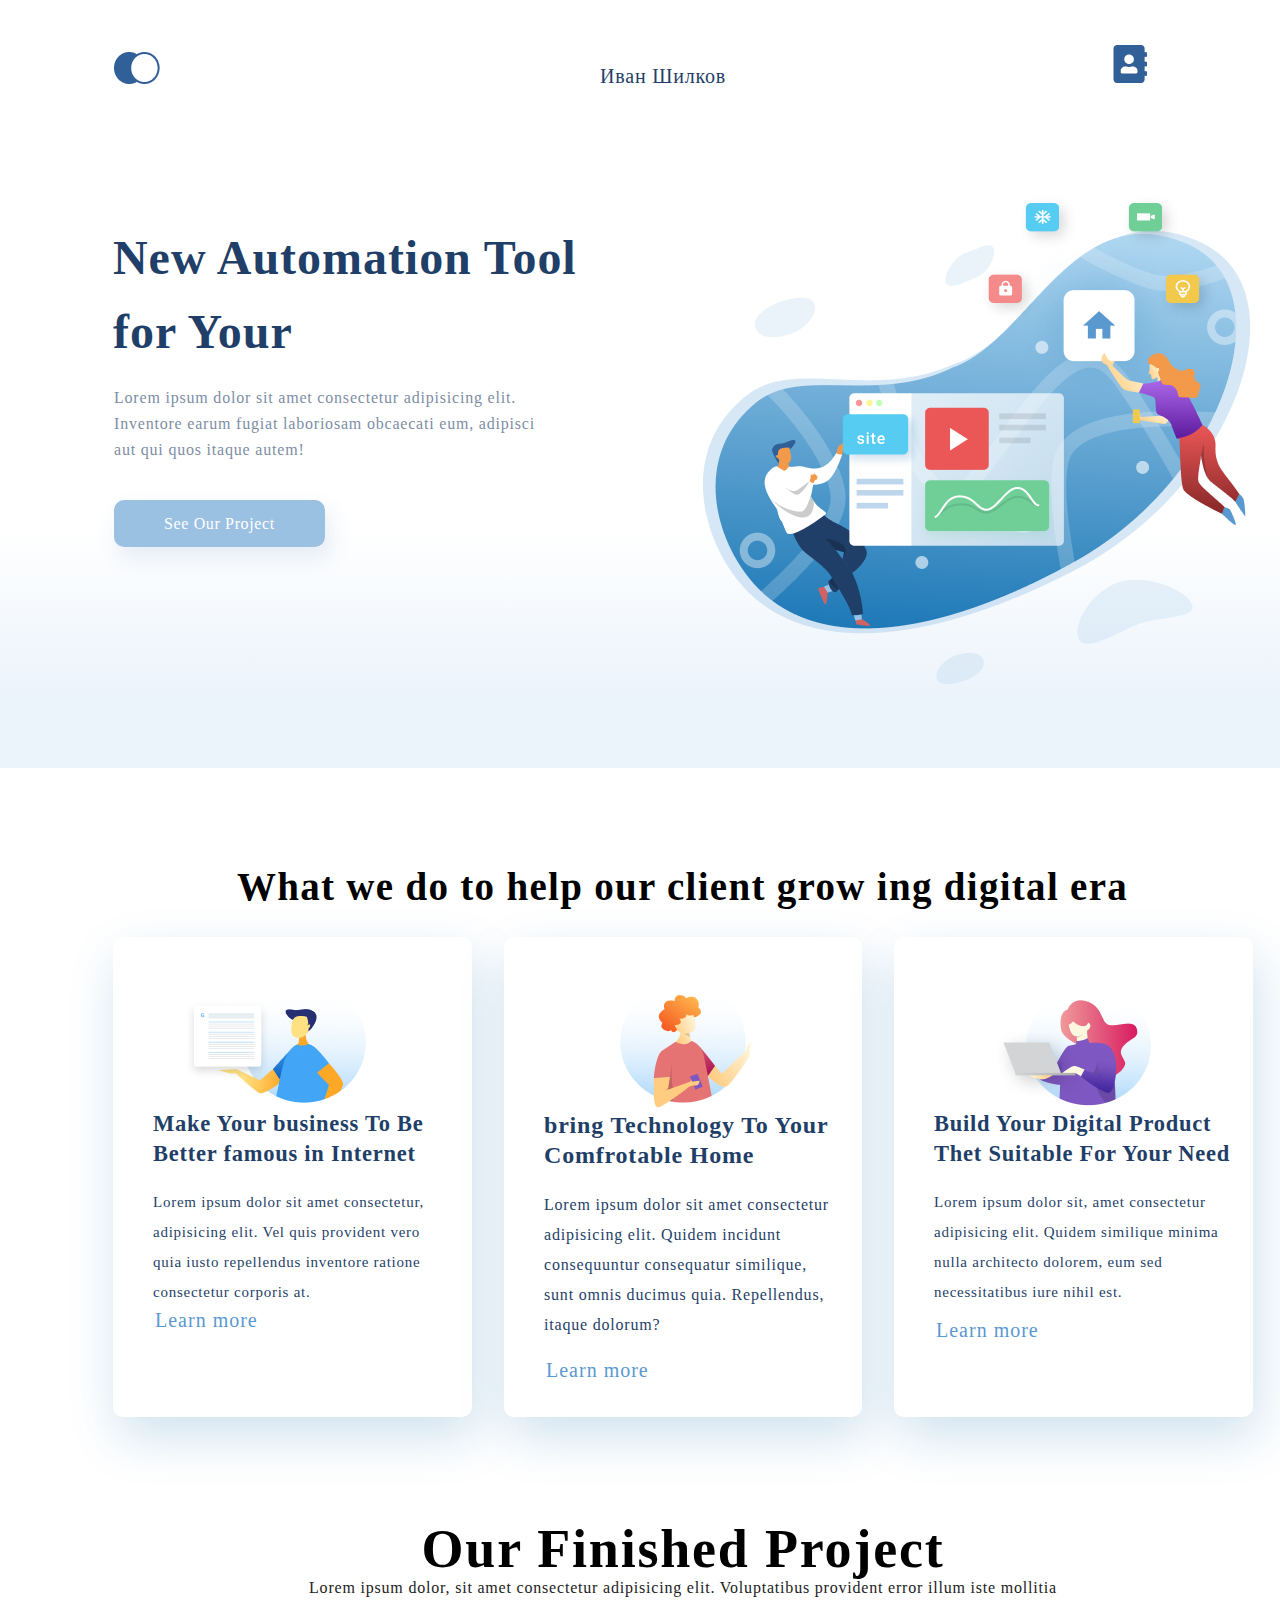
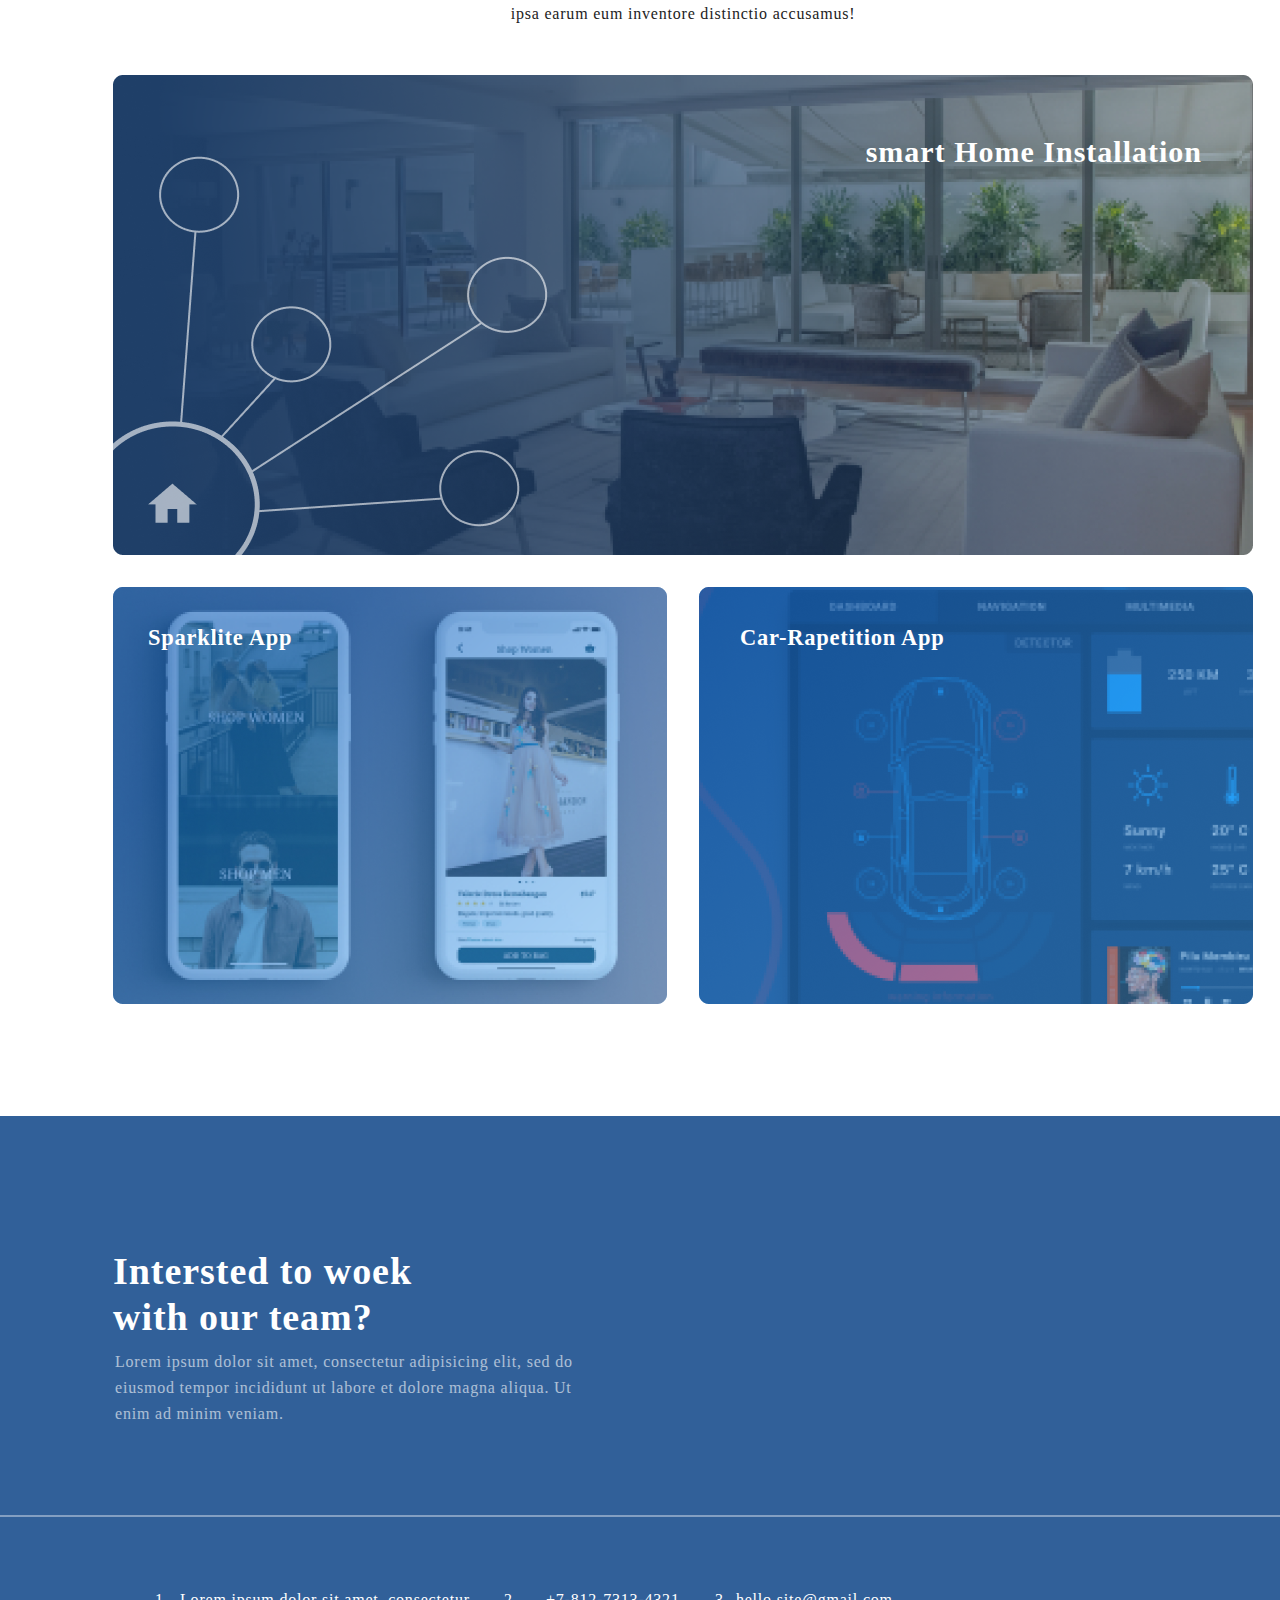
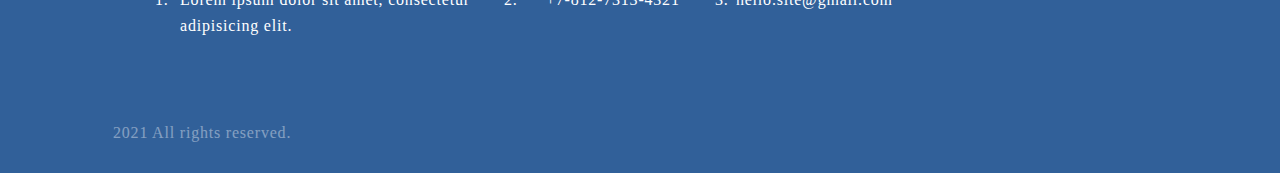
<file: index.html>
<!DOCTYPE html>
<html lang="en">
<head>
    <meta charset="UTF-8">
    <meta http-equiv="X-UA-Compatible" content="IE=edge">
    <meta name="viewport" content="width=device-width, initial-scale=1.0">
    <title>Document</title>
    <link rel="stylesheet" href="style.css">
</head>
<body>
    <div class="Top">
        <div class="bar-top">
            <div class="Bar">
                <ul>
                    <li class="logobar1"><a  href="index.html"><img src="img/logo.png" alt="menu"></a></li>
                    <li class="logobar2"><a href="contact.html"><img src="img/Vector.png" alt="контакты"></a></li>
                </ul>
            </div>
        </div>
        <div class="block1">
            <h1>
            New Automation Tool for Your
            </h1>
        </div>
        <div class="Text">
            <p>Lorem ipsum dolor sit amet consectetur adipisicing elit. Inventore earum fugiat laboriosam obcaecati eum, adipisci aut qui quos itaque autem!</p>
            <div class="topbt">
                <a href="#open" class="topbuttom">See Our Project</a>
            </div>
        </div>
        <div class="maket">
            <img src="img/illustration.png" alt="error">
        </div>
    </div>
    <div class="Ivan">
        <p>Иван Шилков</p>
    </div>
    <div class="block2" id="open">
        <h2>What we do to help our client grow ing digital era</h2>
    </div>
    <div class="table">
            <div class="table--text">
                <h2>Make Your business To Be Better famous in Internet</h2>
                <div class="table-text1">
                    <p>Lorem ipsum dolor sit amet consectetur, adipisicing elit. Vel quis provident vero quia iusto repellendus inventore ratione consectetur corporis at.</p>
                    <div>
                        <a href="#click" class="web-table-text">Learn more</a>
                    </div>
                </div>
            </div>
    </div>
    <div class="tableTwo">
        <div class="tablTwo-text">
            <h2>bring Technology To Your Comfrotable Home</h2>
            <p>Lorem ipsum dolor sit amet consectetur adipisicing elit. Quidem incidunt consequuntur consequatur similique, sunt omnis ducimus quia. Repellendus, itaque dolorum?</p>
            <div>
                <a href="#click1" class="web-table-text1">Learn more</a>
            </div>
        </div>
    </div>
    <div class="tablethree">
        <div class="tablethree-text">
                <h2>Build Your Digital Product Thet Suitable For Your Need</h2>
                <p>Lorem ipsum dolor sit, amet consectetur adipisicing elit. Quidem similique minima nulla architecto dolorem, eum sed necessitatibus iure nihil est.</p>
                <div>
                    <a href="index.html" class="web-table-text2">Learn more</a>
                </div>
            </div>
        </div>
        <div class="img-tabl1">
                <img src="img/1.png" alt="logo1">
        </div>
        <div class="img-tabl2">
            <img src="img/Group 15.png" alt="logo2">
        </div>
        <div class="img-tabl3">
            <img src="img/2 20.png" alt="logo3">
        </div>
        <div id="click" class="block-exit">
            <h2>Our Finished Project</h2>
        </div>
        <div class="block-close">
            <p>Lorem ipsum dolor, sit amet consectetur adipisicing elit. Voluptatibus provident error illum iste mollitia ipsa earum eum inventore distinctio accusamus!</p>
        </div>
        <div class="mask-group">
            <img src="img/Mask Group.png" alt="">
            <div class="masktext">
                <h2>smart Home Installation</h2>
            </div>
        </div>
        <div class="mask-group2">
            <img src="img/Mask Group2.png" alt="">
            <div class="masktext2">
                <h2>Sparklite App</h2>
            </div>
        </div>
        <div class="mask-group3">
            <img src="img/Mask Group-2.png" alt="">
            <div class="masktext3">
                <h2>Car-Rapetition App</h2>
            </div>
        </div>
        <div class="blockclose">
            <img src="img/Rectangle 4.png" alt="close">
            <div class="textclose">
                <h1>Intersted to woek with our team?</h1>
                <div class="textclose1">
                    <p>Lorem ipsum dolor sit amet, consectetur adipisicing elit, sed do eiusmod tempor incididunt ut labore et dolore magna aliqua. Ut enim ad minim veniam.</p>
                </div>
            </div>
        </div>
        <hr id="click1" class="pop">
        <p class="one1" >1.</p>
        <p class="one2">Lorem ipsum dolor sit amet, consectetur adipisicing elit.</p>
        <p class="one3">2.</p>
        <p class="one4">+7-812-7313-4321</p>
        <p class="one5">3.</p>
        <p class="one6">hello.site@gmail.com</p>
        <h6 class="one7">2021 All rights reserved.</h6>
</body>
</html>
</file>
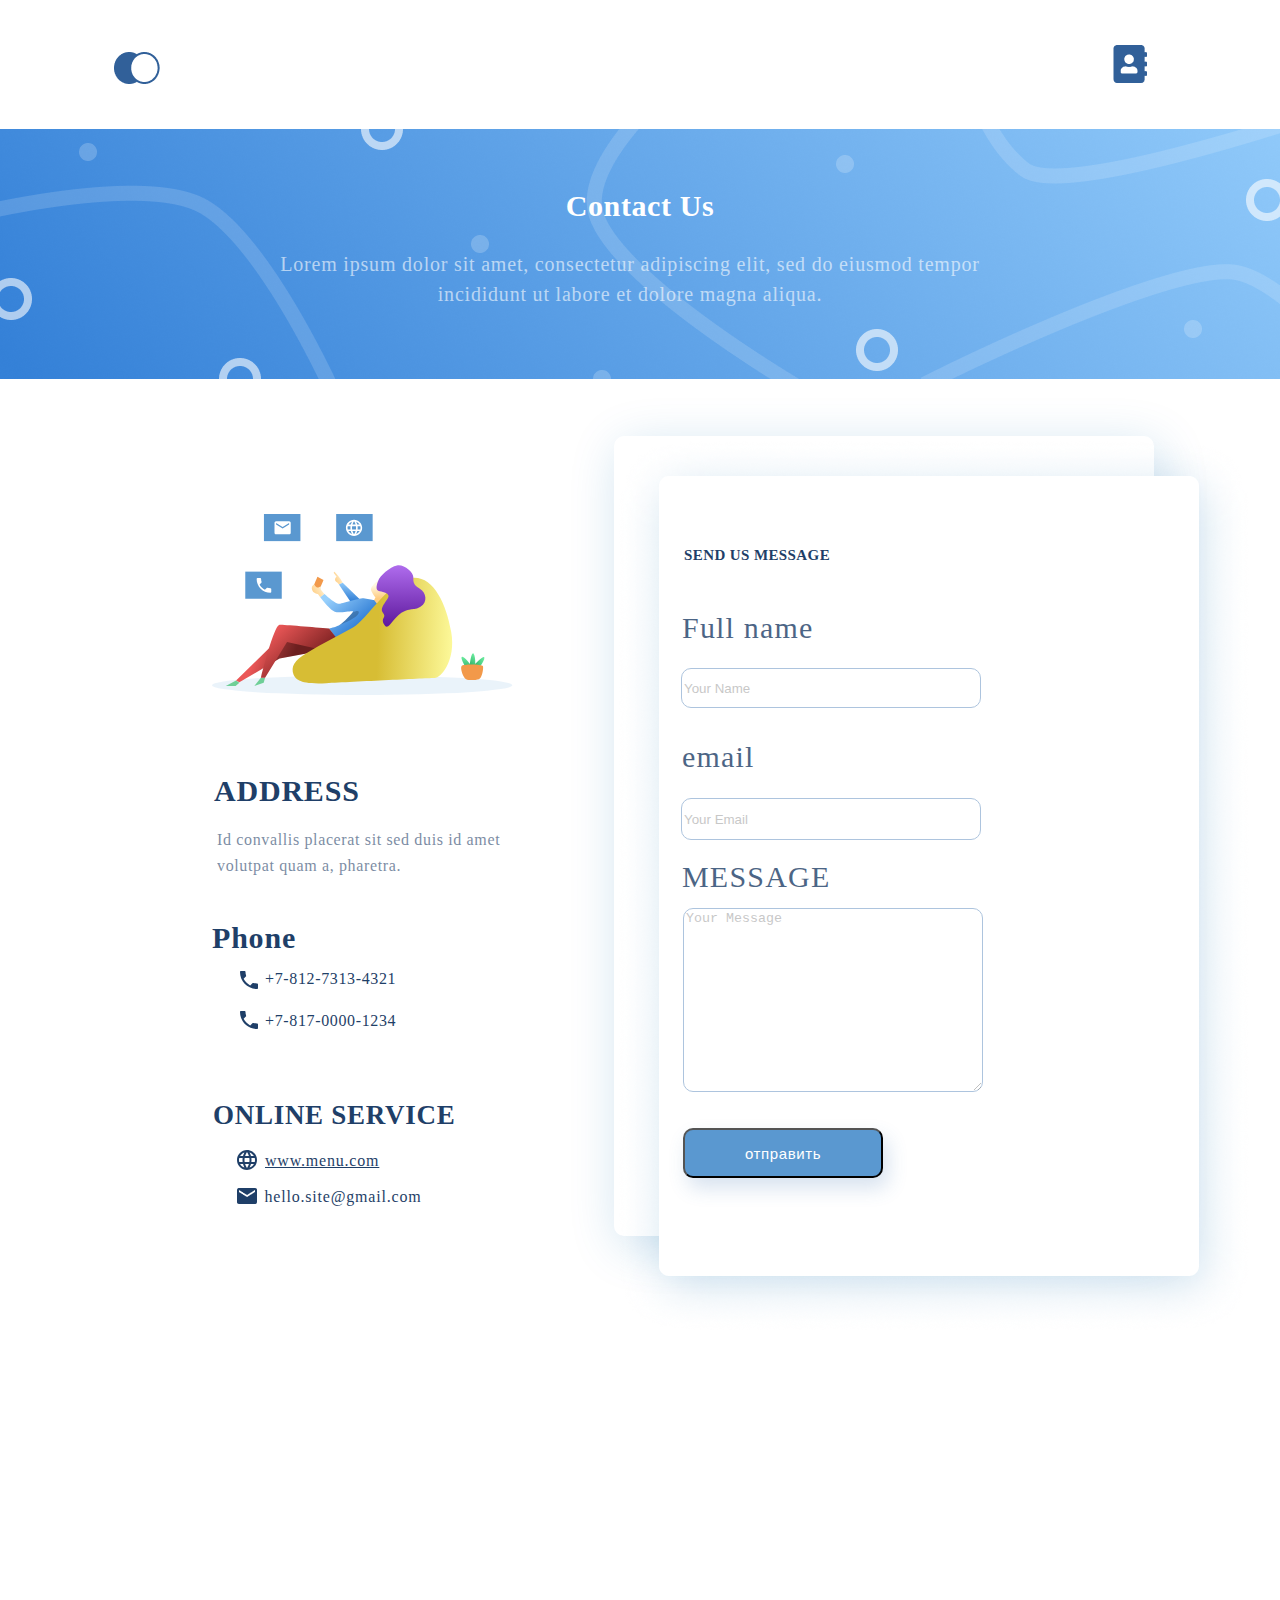
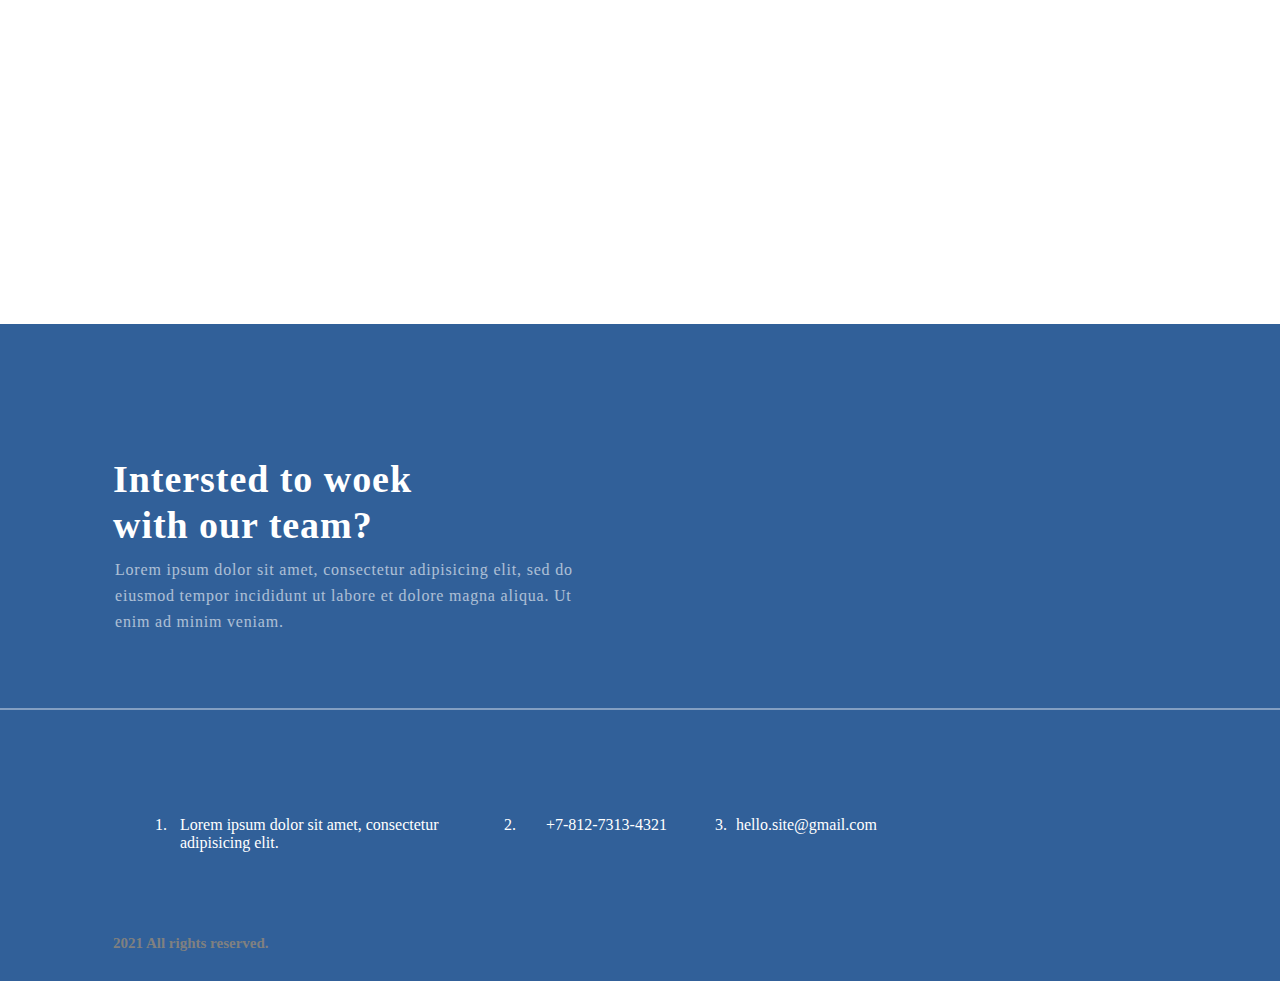
<file: contact.html>
<!DOCTYPE html>
<html lang="en">
<head>
    <meta charset="UTF-8">
    <meta http-equiv="X-UA-Compatible" content="IE=edge">
    <meta name="viewport" content="width=device-width, initial-scale=1.0">
    <title>Document</title>
    <link rel="stylesheet" href="style.css">
</head>
<body>
        </div>
        <div class="bar-top">
            <div class="Bar">
                <ul>
                    <li class="logobar1"><a  href="menu.html"><img src="img/logo.png" alt="menu"></a></li>
                    <li class="logobar2"><a href="contact.html"><img src="img/Vector.png" alt="контакты"></a></li>
                </ul>
            </div>
        </div>
        <div>
            <div class="background-1">
                <img src="img/Mask-Group.png" alt="">
                <div class="Contact-Us">
                    <h1>Contact Us</h1>
                    <div class="contact-us2">
                        <p>Lorem ipsum dolor sit amet, consectetur adipiscing elit, sed do eiusmod tempor incididunt ut labore et dolore magna aliqua. </p>
                    </div>
                </div>
            </div>
        </div>
        <div class="background-2">
            <img src="img/Group.svg" alt="">
        </div>
        <div class="info">
            <h2>ADDRESS</h2>
            <div class="info2">
                <p>Id convallis placerat sit sed duis id amet volutpat quam a, pharetra.</p>
            </div>
        </div>
        <div class="infotwo">
            <h2>Phone</h2>
            <div class="infotwo1"><img src="img/Vector.svg" alt=""></div>
            <div class="infotwo3"><img src="img/Vector.svg" alt=""></div>
            <div class="infotwo2">
            <p>+7-812-7313-4321</p>
            <p>+7-817-0000-1234</p>
            </div>
            <div class="info3">
                <div class="infotwo4">
                    <img class="infotwo-4-web" src="img/Vector2.svg" alt="">
                    <h2>ONLINE SERVICE</h2>
                </div>
                <div>
                    <a class="webSity" href="menu.html">www.menu.com</a>
                </div>
                <div class="infoEmail">
                    <img class="infotwo-5-wev" src="img/vs1.png" alt="">
                    <p>hello.site@gmail.com</p>
                </div>
            </div>
        </div>
        <div class="infocontact">
            <img src="img/Rectangle.png" alt="">
            <div class="contact-user">
                <h2>SEND US MESSAGE</h2>
                <div>
                    <form action="#">
                        <p class="userName01">Full name</p>
                        <input type="text" class="Userinfo1" placeholder="Your Name">
                        <p class="USer-email">email</p>
                        <input type="email" class="userinfo2" placeholder="Your Email">
                        <br>
                        <P class="MESSAGE">MESSAGE</P>
                        <br>
                        <textarea class="userinfo3" cols="30" rows="10" placeholder="Your Message"></textarea>
                        <br>
                        <button class="userinfo22">отправить</button>
                    </form>
                </div>
            </div>
        </div>
        <div class="yandex-map">
            <script type="text/javascript" charset="utf-8" async src="https://api-maps.yandex.ru/services/constructor/1.0/js/?um=constructor%3Adfb26a66ca541e99689a28b904034fe790cf8b507644bd940074ceb8f7a16cdb&amp;width=500&amp;height=400&amp;lang=ru_RU&amp;scroll=true"></script>
        </div>
        <div class="blockclose2">
            <img src="img/Rectangle 4.png" alt="close">
            <div class="textclose">
                <h1>Intersted to woek with our team?</h1>
                <div class="textclose1">
                    <p>Lorem ipsum dolor sit amet, consectetur adipisicing elit, sed do eiusmod tempor incididunt ut labore et dolore magna aliqua. Ut enim ad minim veniam.</p>
                </div>
            </div>
        </div>
        <hr class="pip">
        <p class="one1-1" >1.</p>
        <p class="one2-1">Lorem ipsum dolor sit amet, consectetur adipisicing elit.</p>
        <p class="one3-1">2.</p>
        <p class="one4-1">+7-812-7313-4321</p>
        <p class="one5-1">3.</p>
        <p class="one6-1">hello.site@gmail.com</p>
        <h6 class="one7-1">2021 All rights reserved.</h6>
</body>
</html>
</file>
<file: style.css>
.bar {
  position: absolute;
  left: 0%;
  right: 0%;
  top: 0%;
  bottom: 0%;
  background: #316099;
  color: red;
}

.block1 {
  position: absolute;
  width: 504px;
  height: 148px;
  left: 113px;
  top: 189px;

  font-family: Roboto;
  font-style: normal;
  font-weight: 300;
  font-size: 24px;
  line-height: 74px;
  /* or 116% */
  letter-spacing: 0.04em;

  /* Blue_01 */
  color: #1f3f68;
}

.Top {
  position: absolute;
  width: 1566px;
  height: 768px;
  left: 0px;
  top: 0px;

  background: linear-gradient(
    0deg,
    #ebf3fb 8.84%,
    rgba(152, 195, 232, 0) 31.12%
  );
}
.Text {
  position: absolute;
  width: 425px;
  height: 82px;
  left: 114px;
  top: 369px;
  font-family: Roboto;
  font-style: normal;
  font-weight: normal;
  font-size: 16px;
  line-height: 26px;
  letter-spacing: 0.05em;
  color: #1f3f68;
  opacity: 0.6;
}

.maket {
  position: absolute;
  width: 553.68px;
  height: 481.39px;
  left: 699px;
  top: 193px;
}

.bar-top {
  position: absolute;
  width: 1140px;
  height: 48px;
  left: 113px;
  top: 34px;
}

.logobar2 {
  position: absolute;
  width: 33.46px;
  height: 38px;
  left: 1000px;
  top: 11px;
  list-style-type: none;
}
.logobar1 {
  position: absolute;
  width: 45.58px;
  height: 48px;
  left: 1px;
  top: 10px;
  list-style-type: none;
  transform: matrix(1, 0, 0, -1, 0, 0);
}

.topbuttom {
  font-size: 16px;
  line-height: 90px;
  text-align: center;
  letter-spacing: 0.04em;
  color: #ffffff;
  background: #5a98d0;
  box-shadow: 5px 10px 20px rgba(53, 110, 173, 0.2);
  border-radius: 10px;
  padding: 15px 50px;
  text-decoration: none;
}

.block2 {
  position: absolute;
  width: 1137px;
  height: 41px;
  left: 114px;
  top: 832px;
  font-family: Roboto;
  font-style: normal;
  font-weight: 300;
  font-size: 26px;
  line-height: 46px;
  text-align: center;
  letter-spacing: 0.05em;
  color: #000000;
}

.table {
  position: absolute;
  width: 359px;
  height: 480.13px;
  left: 113px;
  top: 937px;

  background: #ffffff;
  /* shadow1 */
  box-shadow: 5px 20px 50px rgba(16, 112, 177, 0.2);
  border-radius: 10px;
}

.table--text {
  position: absolute;
  width: 283px;
  height: 55px;
  left: 40px;
  top: 153px;

  font-family: Roboto;
  font-style: normal;
  font-weight: normal;
  font-size: 15px;
  line-height: 30px;
  /* or 150% */
  letter-spacing: 0.05em;

  /* Blue_01 */
  color: #1f3f68;
}

.tableTwo {
  position: absolute;
  width: 358px;
  height: 480.03px;
  left: 504px;
  top: 937.11px;

  background: #ffffff;
  /* shadow1 */
  box-shadow: 5px 20px 50px rgba(16, 112, 177, 0.2);
  border-radius: 10px;
}

.table3 {
  position: absolute;
  width: 359px;
  height: 480px;
  left: 894px;
  top: 937px;

  background: #ffffff;
  /* shadow1 */
  box-shadow: 5px 20px 50px rgba(16, 112, 177, 0.2);
  border-radius: 10px;
}

.tablTwo-text {
  position: absolute;
  width: 294px;
  height: 56px;
  left: 40px;
  top: 153px;

  font-family: Roboto;
  font-style: normal;
  font-weight: normal;
  font-size: 16px;
  line-height: 30px;
  /* or 150% */
  letter-spacing: 0.05em;

  /* Blue_01 */
  color: #1f3f68;
}

.tablethree {
  position: absolute;
  width: 359px;
  height: 480px;
  left: 894px;
  top: 937px;

  background: #ffffff;
  /* shadow1 */
  box-shadow: 5px 20px 50px rgba(16, 112, 177, 0.2);
  border-radius: 10px;
}

.tablethree-text {
  position: absolute;
  width: 305px;
  height: 406px;
  left: 40px;
  top: 153px;

  font-family: Roboto;
  font-style: normal;
  font-weight: normal;
  font-size: 15px;
  line-height: 30px;
  /* or 150% */
  letter-spacing: 0.05em;

  /* Blue_01 */
  color: #1f3f68;
}

.img-tabl1 {
  position: absolute;
  width: 171.94px;
  height: 120.72px;
  left: 182.91px;
  top: 980.9px;
}

.img-tabl2 {
  position: absolute;
  width: 131.6px;
  height: 125.58px;
  left: 620.33px;
  top: 980.71px;
}

.img-tabl3 {
  position: absolute;
  width: 147.38px;
  height: 118.68px;
  left: 988.47px;
  top: 985.52px;
}

.block-exit {
  position: absolute;
  width: 1140px;
  height: 46px;
  left: 113px;
  top: 1481px;

  font-family: Roboto;
  font-style: normal;
  font-weight: 300;
  font-size: 36px;
  line-height: 46px;
  /* identical to box height, or 128% */
  text-align: center;
  letter-spacing: 0.05em;

  color: #000000;
}

.block-close {
  position: absolute;
  width: 750px;
  height: 52px;
  left: 308px;
  top: 1559px;

  font-family: Roboto;
  font-style: normal;
  font-weight: normal;
  font-size: 16px;
  line-height: 26px;
  /* or 162% */
  text-align: center;
  letter-spacing: 0.05em;

  color: #222222;
}

.mask-group {
  position: absolute;
  width: 1140px;
  height: 480px;
  left: 113px;
  top: 1675px;
}

.mask-group2 {
  position: absolute;
  width: 554px;
  height: 417px;
  left: 113px;
  top: 2187px;

  background: linear-gradient(
    308.85deg,
    rgba(66, 165, 245, 0.4) -1.71%,
    rgba(21, 101, 192, 0.6) 74.54%
  );
  border-radius: 10px;
}

.mask-group3 {
  position: absolute;
  width: 554px;
  height: 417px;
  left: 699px;
  top: 2187px;

  background: linear-gradient(
    306.48deg,
    rgba(66, 165, 245, 0.4) 0%,
    rgba(21, 101, 192, 0.6) 97.81%
  );
  border-radius: 10px;
}

.masktext {
  position: absolute;
  width: 398px;
  height: 112px;
  left: 691px;
  top: 29px;

  font-family: Roboto;
  font-style: normal;
  font-weight: normal;
  font-size: 20px;
  line-height: 46px;
  /* or 144% */
  text-align: right;
  letter-spacing: 0.05em;

  color: #ffffff;
}

.masktext2 {
  position: absolute;
  width: 183px;
  height: 46px;
  left: 35px;
  top: 9px;

  font-family: Roboto;
  font-style: normal;
  font-weight: normal;
  font-size: 15px;
  line-height: 46px;
  /* identical to box height, or 164% */
  letter-spacing: 0.05em;

  /* white */
  color: #ffffff;
}

.masktext3 {
  position: absolute;
  width: 258px;
  height: 46px;
  left: 41px;
  top: 9px;

  font-family: Roboto;
  font-style: normal;
  font-weight: normal;
  font-size: 15px;
  line-height: 46px;
  /* identical to box height, or 164% */
  letter-spacing: 0.05em;

  /* white */
  color: #ffffff;
}

.blockclose {
  position: absolute;
  width: 1566px;
  height: 657px;
  left: 0px;
  top: 2716px;

  /* blue_02 */
  background: #316099;
}

.textclose {
  position: absolute;
  width: 340.96px;
  height: 92px;
  left: 113px;
  top: 107px;

  font-family: Roboto;
  font-style: normal;
  font-weight: normal;
  font-size: 19px;
  line-height: 46px;
  /* or 128% */
  letter-spacing: 0.05em;

  /* white */
  color: #ffffff;
}

.textclose1 {
  position: absolute;
  width: 494.77px;
  height: 80px;
  left: 2px;
  top: 110px;

  font-family: Roboto;
  font-style: normal;
  font-weight: normal;
  font-size: 16px;
  line-height: 26px;
  /* or 162% */
  letter-spacing: 0.05em;

  /* white */
  color: #ffffff;

  opacity: 0.6;
}
.pop {
  position: absolute;
  width: 1366px;
  height: 0px;
  left: 0px;
  top: 3107px;

  opacity: 0.4;
  /* white */
  border: 1px solid #ffffff;
}
.one1 {
  position: absolute;
  width: 316.98px;
  height: 48px;
  left: 155.02px;
  top: 3171px;

  font-family: Roboto;
  font-style: normal;
  font-weight: normal;
  font-size: 16px;
  line-height: 26px;
  /* or 162% */
  letter-spacing: 0.05em;

  /* white */
  color: #ffffff;
}
.one2 {
  position: absolute;
  width: 316.98px;
  height: 48px;
  left: 180.02px;
  top: 3171px;

  font-family: Roboto;
  font-style: normal;
  font-weight: normal;
  font-size: 16px;
  line-height: 26px;
  /* or 162% */
  letter-spacing: 0.05em;

  /* white */
  color: #ffffff;
}

.one3 {
  position: absolute;
  width: 22.75px;
  height: 26px;
  left: 504px;
  top: 3171px;

  font-family: Roboto;
  font-style: normal;
  font-weight: 500;
  font-size: 16px;
  line-height: 26px;
  /* identical to box height, or 162% */
  letter-spacing: 0.05em;

  /* white */
  color: #ffffff;
}

.one4 {
  position: absolute;
  width: 316.09px;
  height: 26px;
  left: 545.91px;
  top: 3171px;

  font-family: Roboto;
  font-style: normal;
  font-weight: normal;
  font-size: 16px;
  line-height: 26px;
  /* identical to box height, or 162% */
  letter-spacing: 0.05em;

  /* white */
  color: #ffffff;
}
.one5 {
  position: absolute;
  width: 22.75px;
  height: 26px;
  left: 715px;
  top: 3171px;

  font-family: Roboto;
  font-style: normal;
  font-weight: 500;
  font-size: 16px;
  line-height: 26px;
  /* identical to box height, or 162% */
  letter-spacing: 0.05em;

  /* white */
  color: #ffffff;
}
.one6 {
  position: absolute;
  width: 316.09px;
  height: 26px;
  left: 735.91px;
  top: 3171px;

  font-family: Roboto;
  font-style: normal;
  font-weight: normal;
  font-size: 16px;
  line-height: 26px;
  /* identical to box height, or 162% */
  letter-spacing: 0.05em;

  /* white */
  color: #ffffff;
}
.one7 {
  position: absolute;
  width: 309.77px;
  height: 26px;
  left: 113px;
  top: 3283px;

  font-family: Roboto;
  font-style: normal;
  font-weight: normal;
  font-size: 16px;
  line-height: 26px;
  /* identical to box height, or 162% */
  letter-spacing: 0.05em;

  /* white */
  color: #ffffff;

  opacity: 0.4;
}

.web-table-text {
  position: absolute;
  width: 400px;
  height: 400px;
  left: 2px;
  top: 215px;

  font-family: Roboto;
  font-style: normal;
  font-weight: normal;
  font-size: 20px;
  line-height: 30px;
  /* or 214% */
  letter-spacing: 0.05em;

  /* blue_04 */
  color: #5a98d0;
  text-decoration: none;
}

.web-table-text1 {
  position: absolute;
  width: 400px;
  height: 400px;
  left: 2px;
  top: 265px;

  font-family: Roboto;
  font-style: normal;
  font-weight: normal;
  font-size: 20px;
  line-height: 30px;
  /* or 214% */
  letter-spacing: 0.05em;

  /* blue_04 */
  color: #5a98d0;
  text-decoration: none;
}

.web-table-text2 {
  position: absolute;
  width: 400px;
  height: 400px;
  left: 2px;
  top: 225px;

  font-family: Roboto;
  font-style: normal;
  font-weight: normal;
  font-size: 20px;
  line-height: 30px;
  /* or 214% */
  letter-spacing: 0.05em;

  /* blue_04 */
  color: #5a98d0;
  text-decoration: none;
}

.background-1 {
  position: absolute;
  width: 1366px;
  height: 250px;
  left: 0px;
  top: 129px;
}

.Contact-Us {
  position: absolute;
  width: 1000px;
  height: 1000px;
  left: 140px;
  top: 20px;

  font-family: Roboto;
  font-style: normal;
  font-weight: 500;
  font-size: 15px;
  line-height: 74px;
  /* identical to box height, or 168% */
  text-align: center;
  letter-spacing: 0.04em;

  color: #ffffff;
}

.contact-us2 {
  position: absolute;
  width: 780px;
  height: 60px;
  left: 100px;
  top: 80px;

  font-family: Roboto;
  font-style: normal;
  font-weight: normal;
  font-size: 20px;
  line-height: 30px;
  /* or 150% */
  text-align: center;
  letter-spacing: 0.04em;

  color: rgba(255, 255, 255, 0.6);
}

.background-2 {
  position: absolute;
  width: 300.31px;
  height: 181px;
  left: 212px;
  top: 514px;
}

.info {
  position: absolute;
  width: 93px;
  height: 30px;
  left: 214px;
  top: 751px;

  font-family: Roboto;
  font-style: normal;
  font-weight: 500;
  font-size: 20px;
  line-height: 30px;
  /* identical to box height, or 150% */
  letter-spacing: 0.04em;

  /* Blue_01 */
  color: #1f3f68;
}

.info2 {
  position: absolute;
  width: 300px;
  height: 200px;
  left: 3px;
  top: 60px;

  font-family: Roboto;
  font-style: normal;
  font-weight: 300;
  font-size: 16px;
  line-height: 26px;
  /* or 162% */
  letter-spacing: 0.04em;

  /* Blue_01 */
  color: #1f3f68;

  opacity: 0.6;
}

.infotwo {
  position: absolute;
  width: 70px;
  height: 30px;
  left: 212px;
  top: 898px;

  font-family: Roboto;
  font-style: normal;
  font-weight: 500;
  font-size: 20px;
  line-height: 30px;
  /* identical to box height, or 150% */
  letter-spacing: 0.04em;

  /* Blue_01 */
  color: #1f3f68;
}

.infotwo2 {
  position: absolute;
  width: 139px;
  height: 26px;
  left: 53px;
  top: 52px;

  font-family: Roboto;
  font-style: normal;
  font-weight: 300;
  font-size: 16px;
  line-height: 26px;
  /* identical to box height, or 162% */
  letter-spacing: 0.04em;

  /* Blue_01 */
  color: #1f3f68;
}

.infotwo1 {
  position: absolute;
  left: 40.5%;
  top: 229.5%;
  bottom: 12.5%;
}

.infotwo3 {
  position: absolute;
  left: 40.5%;
  top: 364.5%;
  bottom: 12.5%;
}

.infotwo4 {
  position: absolute;
  width: 404px;
  height: 30px;
  left: 1px;
  top: 180px;

  font-family: Roboto;
  font-style: normal;
  font-weight: 500;
  font-size: 18px;
  line-height: 30px;
  /* identical to box height, or 150% */
  letter-spacing: 0.04em;

  /* Blue_01 */
  color: #1f3f68;
}

.webSity {
  position: absolute;
  width: 110px;
  height: 26px;
  left: 53px;
  top: 250px;

  font-family: Roboto;
  font-style: normal;
  font-weight: normal;
  font-size: 16px;
  line-height: 26px;
  /* identical to box height, or 162% */
  letter-spacing: 0.05em;

  /* Blue_01 */
  color: #1f3f68;
}

.infotwo-4-web {
  position: absolute;
  left: 6%;
  right: 8.33%;
  top: 240.33%;
  bottom: 8.33%;
}

.infoEmail {
  position: absolute;
  width: 170px;
  height: 26px;
  left: 75%;
  top: 270px;

  font-family: Roboto;
  font-style: normal;
  font-weight: normal;
  font-size: 16px;
  line-height: 26px;
  /* identical to box height, or 162% */
  letter-spacing: 0.05em;

  /* Blue_01 */
  color: #1f3f68;
}

.infotwo-5-wev {
  position: absolute;
  left: -16%;
  right: 2.33%;
  top: 75.67%;
  bottom: 30.67%;
}

.infocontact {
  position: absolute;
  width: 540px;
  height: 800px;
  left: 614px;
  top: 436px;

  background: #ffffff;
  box-shadow: 5px 10px 50px rgba(16, 112, 177, 0.2);
  border-radius: 10px;
}

.contact-user {
  position: absolute;
  width: 400px;
  height: 400px;
  left: 70px;
  top: 92px;

  font-family: Roboto;
  font-style: normal;
  font-weight: 500;
  font-size: 10px;
  line-height: 30px;
  /* identical to box height, or 150% */
  letter-spacing: 0.04em;

  /* Blue_01 */
  color: #1f3f68;
}

.Userinfo1 {
  position: absolute;
  width: 300px;
  height: 40px;
  left: -3px;
  top: 140px;

  opacity: 0.4;
  /* blue_03 */
  border: 1px solid #356ead;
  box-sizing: border-box;
  border-radius: 10px;
}

.userinfo2 {
  position: absolute;
  width: 300px;
  height: 42px;
  left: -3px;
  top: 270px;
  opacity: 0.4;
  border: 1px solid #356ead;
  box-sizing: border-box;
  border-radius: 10px;
}

.userinfo3 {
  position: absolute;
  width: 300px;
  height: 184px;
  left: -1px;
  top: 380px;

  opacity: 0.4;
  /* blue_03 */
  border: 1px solid #356ead;
  box-sizing: border-box;
  border-radius: 10px;
}

.userinfo22 {
  position: absolute;
  width: 200px;
  height: 50px;
  left: -1px;
  top: 600px;
  font-size: 15px;
  line-height: 15px;
  text-align: center;
  letter-spacing: 0.04em;
  color: #ffffff;
  background: #5a98d0;
  box-shadow: 5px 10px 20px rgba(53, 110, 173, 0.2);
  border-radius: 10px;
  padding: 15px 50px;
  text-decoration: none;
}

.MESSAGE {
  position: absolute;
  width: 69px;
  height: 30px;
  left: -2px;
  top: 304px;

  font-family: Roboto;
  font-style: normal;
  font-weight: normal;
  font-size: 30px;
  line-height: 30px;
  /* identical to box height, or 187% */
  letter-spacing: 0.04em;

  /* Blue_01 */
  color: #1f3f68;

  opacity: 0.8;
}

.USer-email {
  position: absolute;
  width: 69px;
  height: 30px;
  left: -2px;
  top: 184px;

  font-family: Roboto;
  font-style: normal;
  font-weight: normal;
  font-size: 30px;
  line-height: 30px;
  /* identical to box height, or 187% */
  letter-spacing: 0.04em;

  /* Blue_01 */
  color: #1f3f68;

  opacity: 0.8;
}

.userName01 {
  position: absolute;
  width: 300px;
  height: 50px;
  left: -2px;
  top: 55px;

  font-family: Roboto;
  font-style: normal;
  font-weight: normal;
  font-size: 30px;
  line-height: 30px;
  /* identical to box height, or 187% */
  letter-spacing: 0.04em;

  /* Blue_01 */
  color: #1f3f68;

  opacity: 0.8;
}

.yandex-map {
  position: absolute;
  width: 940px;
  height: 480px;
  left: 300px;
  top: 1332px;
}

.blockclose2 {
  position: absolute;
  width: 1366px;
  height: 657px;
  left: 0px;
  top: 1924px;
  background: #316099;
}

.pip {
  position: absolute;
  width: 1366px;
  height: 0px;
  left: 0px;
  top: 2300px;

  opacity: 0.4;
  /* white */
  border: 1px solid rgb(255, 255, 255);
}

.one1-1 {
  position: absolute;
  width: 316.98px;
  height: 48px;
  left: 155.02px;
  top: 2400px;
  color: #ffffff;
}

.one2-1 {
  position: absolute;
  width: 316.98px;
  height: 48px;
  left: 180.02px;
  top: 2400px;
  color: #ffffff;
}

.one3-1 {
  position: absolute;
  width: 22.75px;
  height: 26px;
  left: 504px;
  top: 2400px;
  color: #ffffff;
}

.one4-1 {
  position: absolute;
  width: 316.09px;
  height: 26px;
  left: 545.91px;
  top: 2400px;
  color: #ffffff;
}

.one5-1 {
  position: absolute;
  width: 22.75px;
  height: 26px;
  left: 715px;
  top: 2400px;
  color: #ffffff;
}

.one6-1 {
  position: absolute;
  width: 316.09px;
  height: 26px;
  left: 735.91px;
  top: 2400px;
  color: #ffffff;
}

.one7-1 {
  position: absolute;
  width: 309.77px;
  height: 26px;
  left: 113px;
  top: 2500px;
  color: grey;
  font-size: 15px;
}

.Ivan {
  position: absolute;
  width: 600px;
  height: 600px;
  left: 600px;
  top: 41px;

  font-family: Roboto;
  font-style: normal;
  font-weight: 500;
  font-size: 20px;
  line-height: 30px;
  /* identical to box height, or 150% */
  letter-spacing: 0.04em;

  /* Blue_01 */
  color: #1f3f68;
}
</file>
